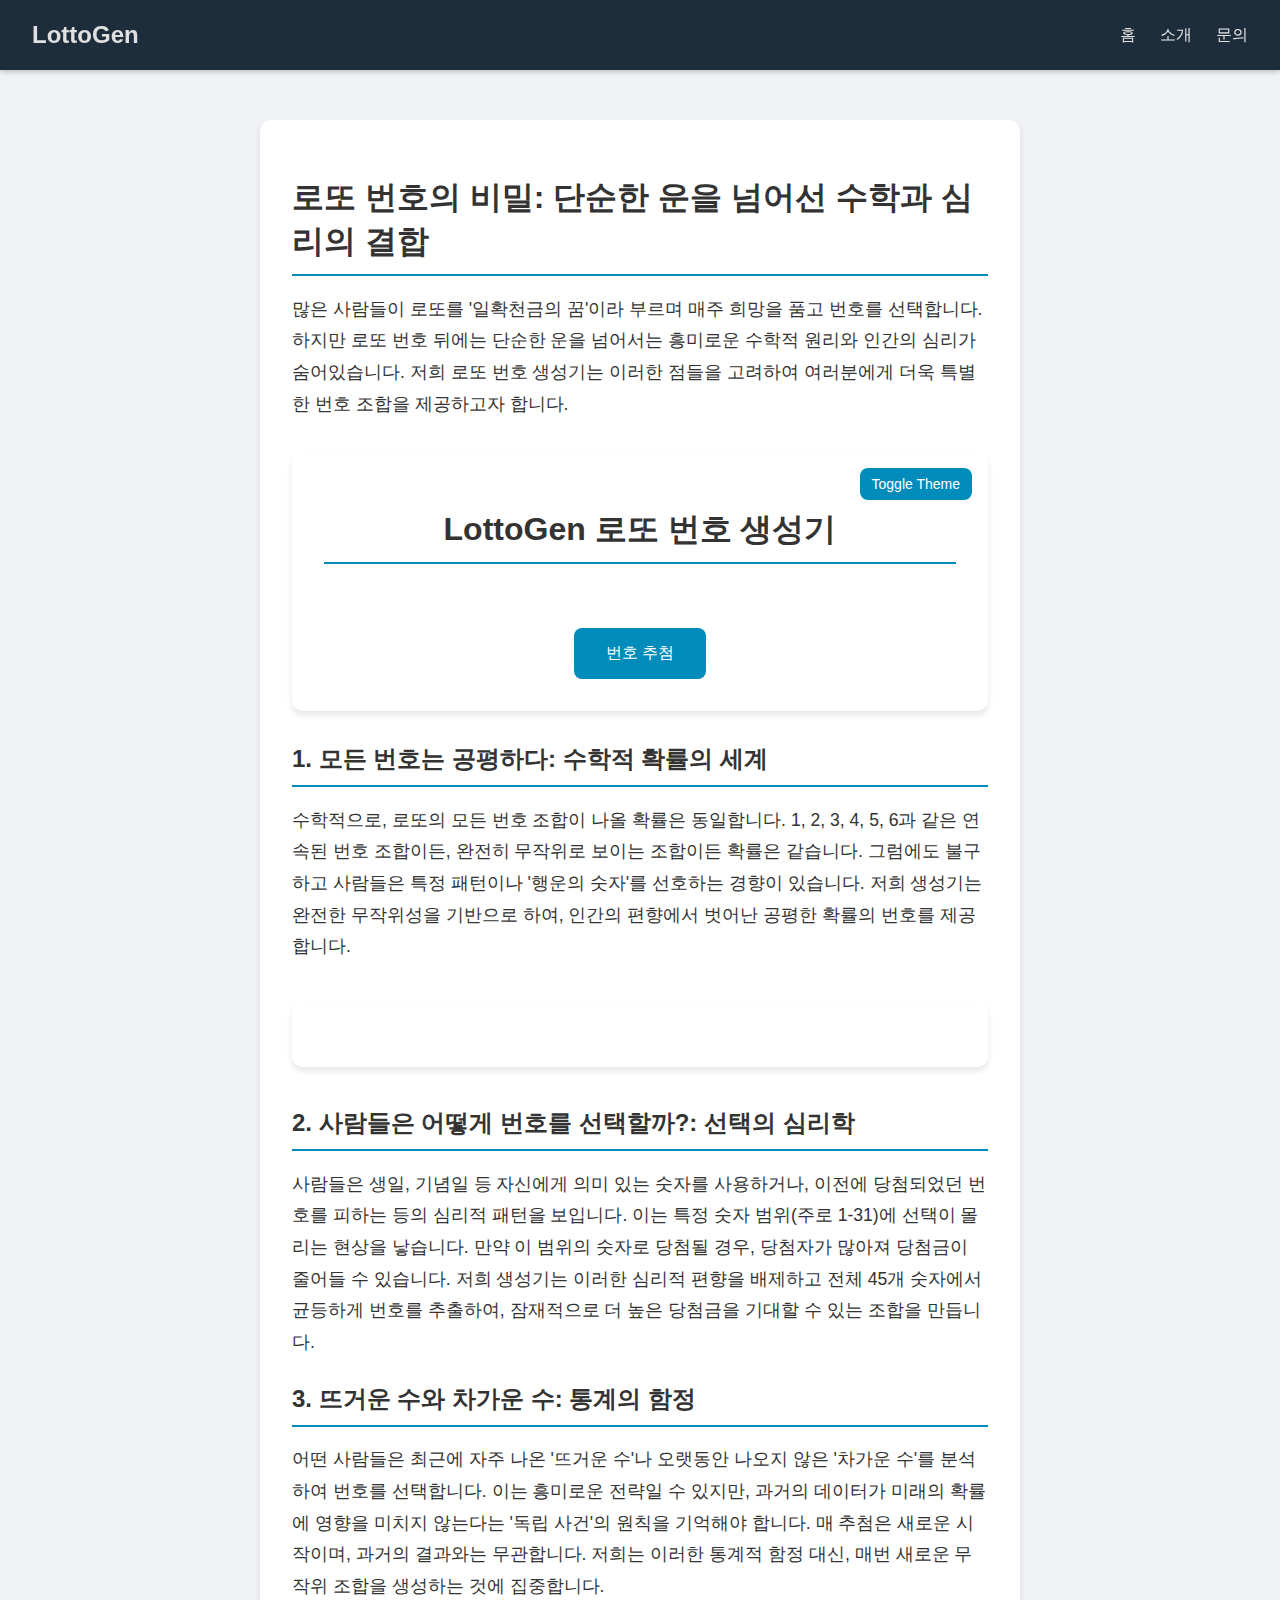
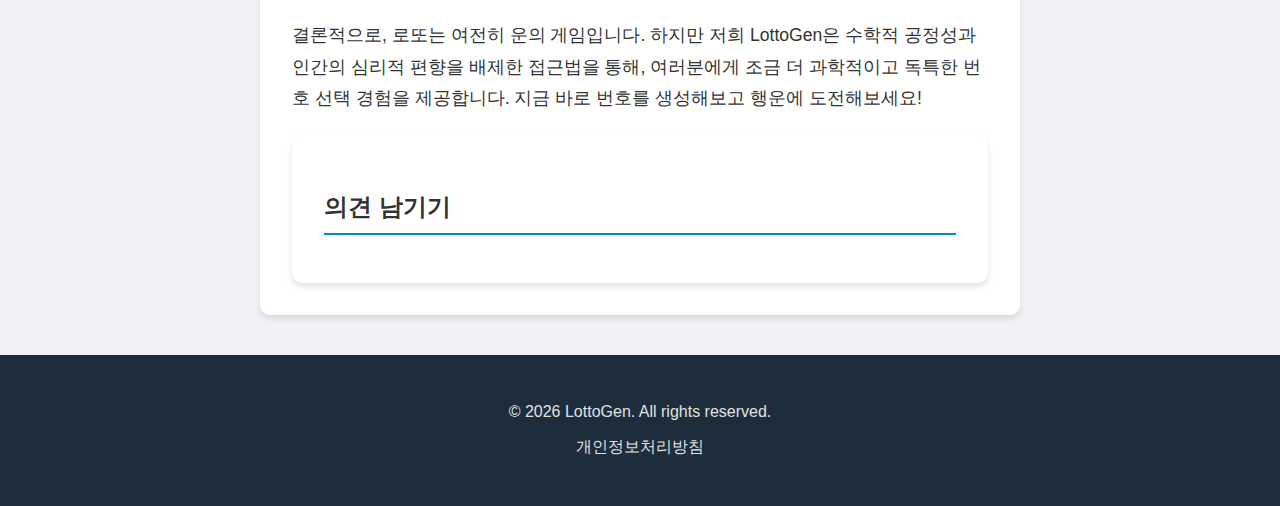
<file: index.html>
<!DOCTYPE html>
<html lang="ko">
<head>
    <meta charset="UTF-8">
    <meta name="viewport" content="width=device-width, initial-scale=1.0">
    <title>LottoGen - 로또 번호 생성기 및 분석</title>
    <meta name="google-adsense-account" content="ca-pub-5094944486692876">
    <link rel="stylesheet" href="style.css">
    <script async src="https://pagead2.googlesyndication.com/pagead/js/adsbygoogle.js?client=ca-pub-5094944486692876"
     crossorigin="anonymous"></script>
</head>
<body>
    <header class="site-header">
    <div class="logo">
        <a href="index.html">LottoGen</a>
    </div>
    <nav class="main-nav">
        <ul>
            <li><a href="index.html">홈</a></li>
            <li><a href="about.html">소개</a></li>
            <li><a href="contact.html">문의</a></li>
        </ul>
    </nav>
</header>

    <div class="main-content">
        <article class="content-article">
            <h1>로또 번호의 비밀: 단순한 운을 넘어선 수학과 심리의 결합</h1>
            <p>많은 사람들이 로또를 '일확천금의 꿈'이라 부르며 매주 희망을 품고 번호를 선택합니다. 하지만 로또 번호 뒤에는 단순한 운을 넘어서는 흥미로운 수학적 원리와 인간의 심리가 숨어있습니다. 저희 로또 번호 생성기는 이러한 점들을 고려하여 여러분에게 더욱 특별한 번호 조합을 제공하고자 합니다.</p>

            <div class="container lotto-generator">
                <button id="theme-toggle">Toggle Theme</button>
                <h1>LottoGen 로또 번호 생성기</h1>
                <div class="lotto-numbers"></div>
                <button class="draw-button">번호 추첨</button>
            </div>

            <h2>1. 모든 번호는 공평하다: 수학적 확률의 세계</h2>
            <p>수학적으로, 로또의 모든 번호 조합이 나올 확률은 동일합니다. 1, 2, 3, 4, 5, 6과 같은 연속된 번호 조합이든, 완전히 무작위로 보이는 조합이든 확률은 같습니다. 그럼에도 불구하고 사람들은 특정 패턴이나 '행운의 숫자'를 선호하는 경향이 있습니다. 저희 생성기는 완전한 무작위성을 기반으로 하여, 인간의 편향에서 벗어난 공평한 확률의 번호를 제공합니다.</p>
            
            <!-- AdSense Ad Unit Placeholder -->
            <section class="ads-section" style="text-align: center; margin: 40px 0;">
                <ins class="adsbygoogle"
                     style="display:block"
                     data-ad-client="ca-pub-5094944486692876"
                     data-ad-slot="YOUR_AD_SLOT_ID_1"
                     data-ad-format="auto"
                     data-full-width-responsive="true"></ins>
                <script>
                     (adsbygoogle = window.adsbygoogle || []).push({});
                </script>
            </section>
            <!-- End AdSense Ad Unit Placeholder -->

            <h2>2. 사람들은 어떻게 번호를 선택할까?: 선택의 심리학</h2>
            <p>사람들은 생일, 기념일 등 자신에게 의미 있는 숫자를 사용하거나, 이전에 당첨되었던 번호를 피하는 등의 심리적 패턴을 보입니다. 이는 특정 숫자 범위(주로 1-31)에 선택이 몰리는 현상을 낳습니다. 만약 이 범위의 숫자로 당첨될 경우, 당첨자가 많아져 당첨금이 줄어들 수 있습니다. 저희 생성기는 이러한 심리적 편향을 배제하고 전체 45개 숫자에서 균등하게 번호를 추출하여, 잠재적으로 더 높은 당첨금을 기대할 수 있는 조합을 만듭니다.</p>

            <h2>3. 뜨거운 수와 차가운 수: 통계의 함정</h2>
            <p>어떤 사람들은 최근에 자주 나온 '뜨거운 수'나 오랫동안 나오지 않은 '차가운 수'를 분석하여 번호를 선택합니다. 이는 흥미로운 전략일 수 있지만, 과거의 데이터가 미래의 확률에 영향을 미치지 않는다는 '독립 사건'의 원칙을 기억해야 합니다. 매 추첨은 새로운 시작이며, 과거의 결과와는 무관합니다. 저희는 이러한 통계적 함정 대신, 매번 새로운 무작위 조합을 생성하는 것에 집중합니다.</p>

            <p>결론적으로, 로또는 여전히 운의 게임입니다. 하지만 저희 LottoGen은 수학적 공정성과 인간의 심리적 편향을 배제한 접근법을 통해, 여러분에게 조금 더 과학적이고 독특한 번호 선택 경험을 제공합니다. 지금 바로 번호를 생성해보고 행운에 도전해보세요!</p>

            <section class="disqus-section">
                <h2>의견 남기기</h2>
                <div id="disqus_thread"></div>
            </section>
        </article>
    </div>

    <footer class="site-footer">
    <p>&copy; 2026 LottoGen. All rights reserved.</p>
    <nav class="footer-nav">
        <ul>
            <li><a href="privacy.html">개인정보처리방침</a></li>
        </ul>
    </nav>
</footer>

    <script src="main.js"></script>
    <script>
        (function() { // Disqus script
        var d = document, s = d.createElement('script');
        s.src = 'https://builder-3.disqus.com/embed.js';
        s.setAttribute('data-timestamp', +new Date());
        (d.head || d.body).appendChild(s);
        })();
    </script>
    <noscript>Please enable JavaScript to view the <a href="https://disqus.com/?ref_noscript">comments powered by Disqus.</a></noscript>
</body>
</html>
</file>
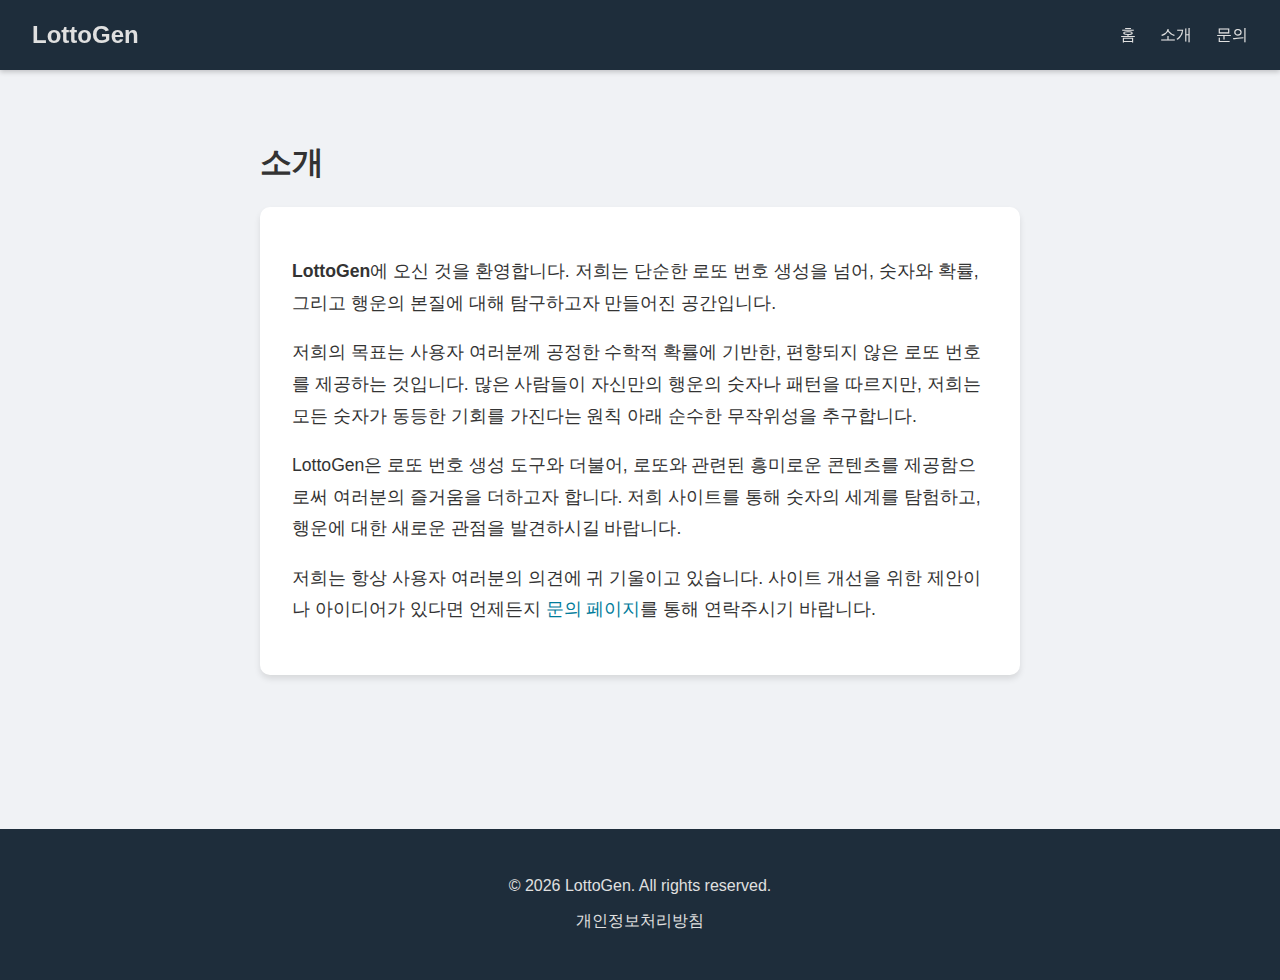
<file: about.html>
<!DOCTYPE html>
<html lang="ko">
<head>
    <meta charset="UTF-8">
    <meta name="viewport" content="width=device-width, initial-scale=1.0">
    <title>About Us - LottoGen</title>
    <link rel="stylesheet" href="style.css">
</head>
<body>
    <header class="site-header">
    <div class="logo">
        <a href="index.html">LottoGen</a>
    </div>
    <nav class="main-nav">
        <ul>
            <li><a href="index.html">홈</a></li>
            <li><a href="about.html">소개</a></li>
            <li><a href="contact.html">문의</a></li>
        </ul>
    </nav>
</header>
    <div class="main-content">
        <h1>소개</h1>
        <article class="content-article">
            <p><strong>LottoGen</strong>에 오신 것을 환영합니다. 저희는 단순한 로또 번호 생성을 넘어, 숫자와 확률, 그리고 행운의 본질에 대해 탐구하고자 만들어진 공간입니다.</p>
            <p>저희의 목표는 사용자 여러분께 공정한 수학적 확률에 기반한, 편향되지 않은 로또 번호를 제공하는 것입니다. 많은 사람들이 자신만의 행운의 숫자나 패턴을 따르지만, 저희는 모든 숫자가 동등한 기회를 가진다는 원칙 아래 순수한 무작위성을 추구합니다.</p>
            <p>LottoGen은 로또 번호 생성 도구와 더불어, 로또와 관련된 흥미로운 콘텐츠를 제공함으로써 여러분의 즐거움을 더하고자 합니다. 저희 사이트를 통해 숫자의 세계를 탐험하고, 행운에 대한 새로운 관점을 발견하시길 바랍니다.</p>
            <p>저희는 항상 사용자 여러분의 의견에 귀 기울이고 있습니다. 사이트 개선을 위한 제안이나 아이디어가 있다면 언제든지 <a href="contact.html">문의 페이지</a>를 통해 연락주시기 바랍니다.</p>
        </article>
    </div>
    <footer class="site-footer">
    <p>&copy; 2026 LottoGen. All rights reserved.</p>
    <nav class="footer-nav">
        <ul>
            <li><a href="privacy.html">개인정보처리방침</a></li>
        </ul>
    </nav>
</footer>
    <script src="main.js"></script>
</body>
</html>
</file>
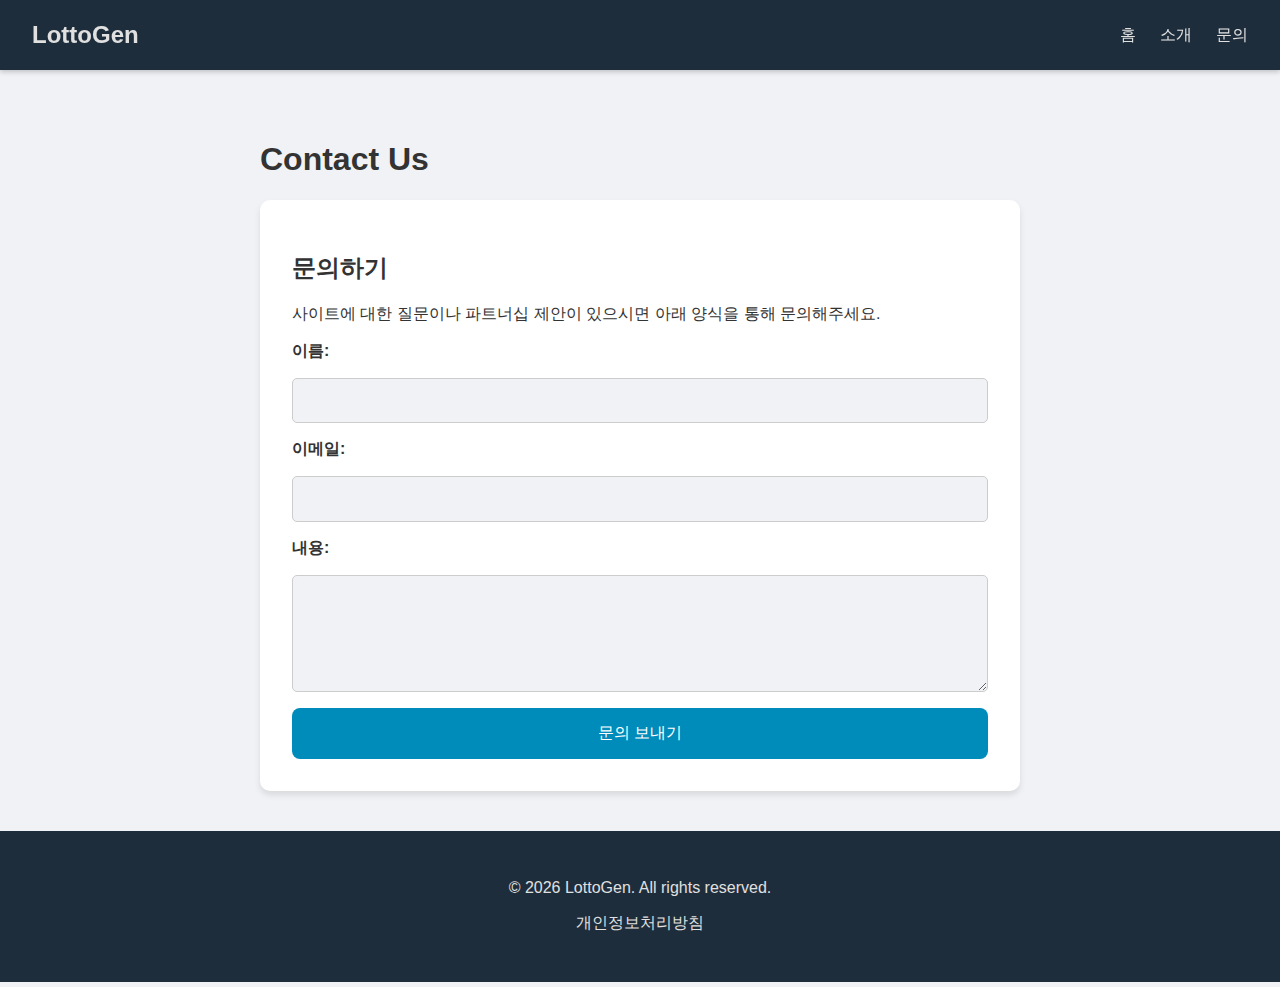
<file: contact.html>
<!DOCTYPE html>
<html lang="ko">
<head>
    <meta charset="UTF-8">
    <meta name="viewport" content="width=device-width, initial-scale=1.0">
    <title>Contact - LottoGen</title>
    <link rel="stylesheet" href="style.css">
</head>
<body>
    <header class="site-header">
    <div class="logo">
        <a href="index.html">LottoGen</a>
    </div>
    <nav class="main-nav">
        <ul>
            <li><a href="index.html">홈</a></li>
            <li><a href="about.html">소개</a></li>
            <li><a href="contact.html">문의</a></li>
        </ul>
    </nav>
</header>
    <div class="main-content">
        <h1>Contact Us</h1>
        <section class="contact-section">
            <h2>문의하기</h2>
            <p>사이트에 대한 질문이나 파트너십 제안이 있으시면 아래 양식을 통해 문의해주세요.</p>
            <form action="https://formspree.io/f/xdalzobj" method="POST">
                <label for="name">이름:</label>
                <input type="text" id="name" name="name" required>

                <label for="email">이메일:</label>
                <input type="email" id="email" name="email" required>

                <label for="message">내용:</label>
                <textarea id="message" name="message" rows="5" required></textarea>

                <button type="submit">문의 보내기</button>
            </form>
        </section>
    </div>
    <footer class="site-footer">
    <p>&copy; 2026 LottoGen. All rights reserved.</p>
    <nav class="footer-nav">
        <ul>
            <li><a href="privacy.html">개인정보처리방침</a></li>
        </ul>
    </nav>
</footer>
    <script src="main.js"></script>
</body>
</html>
</file>
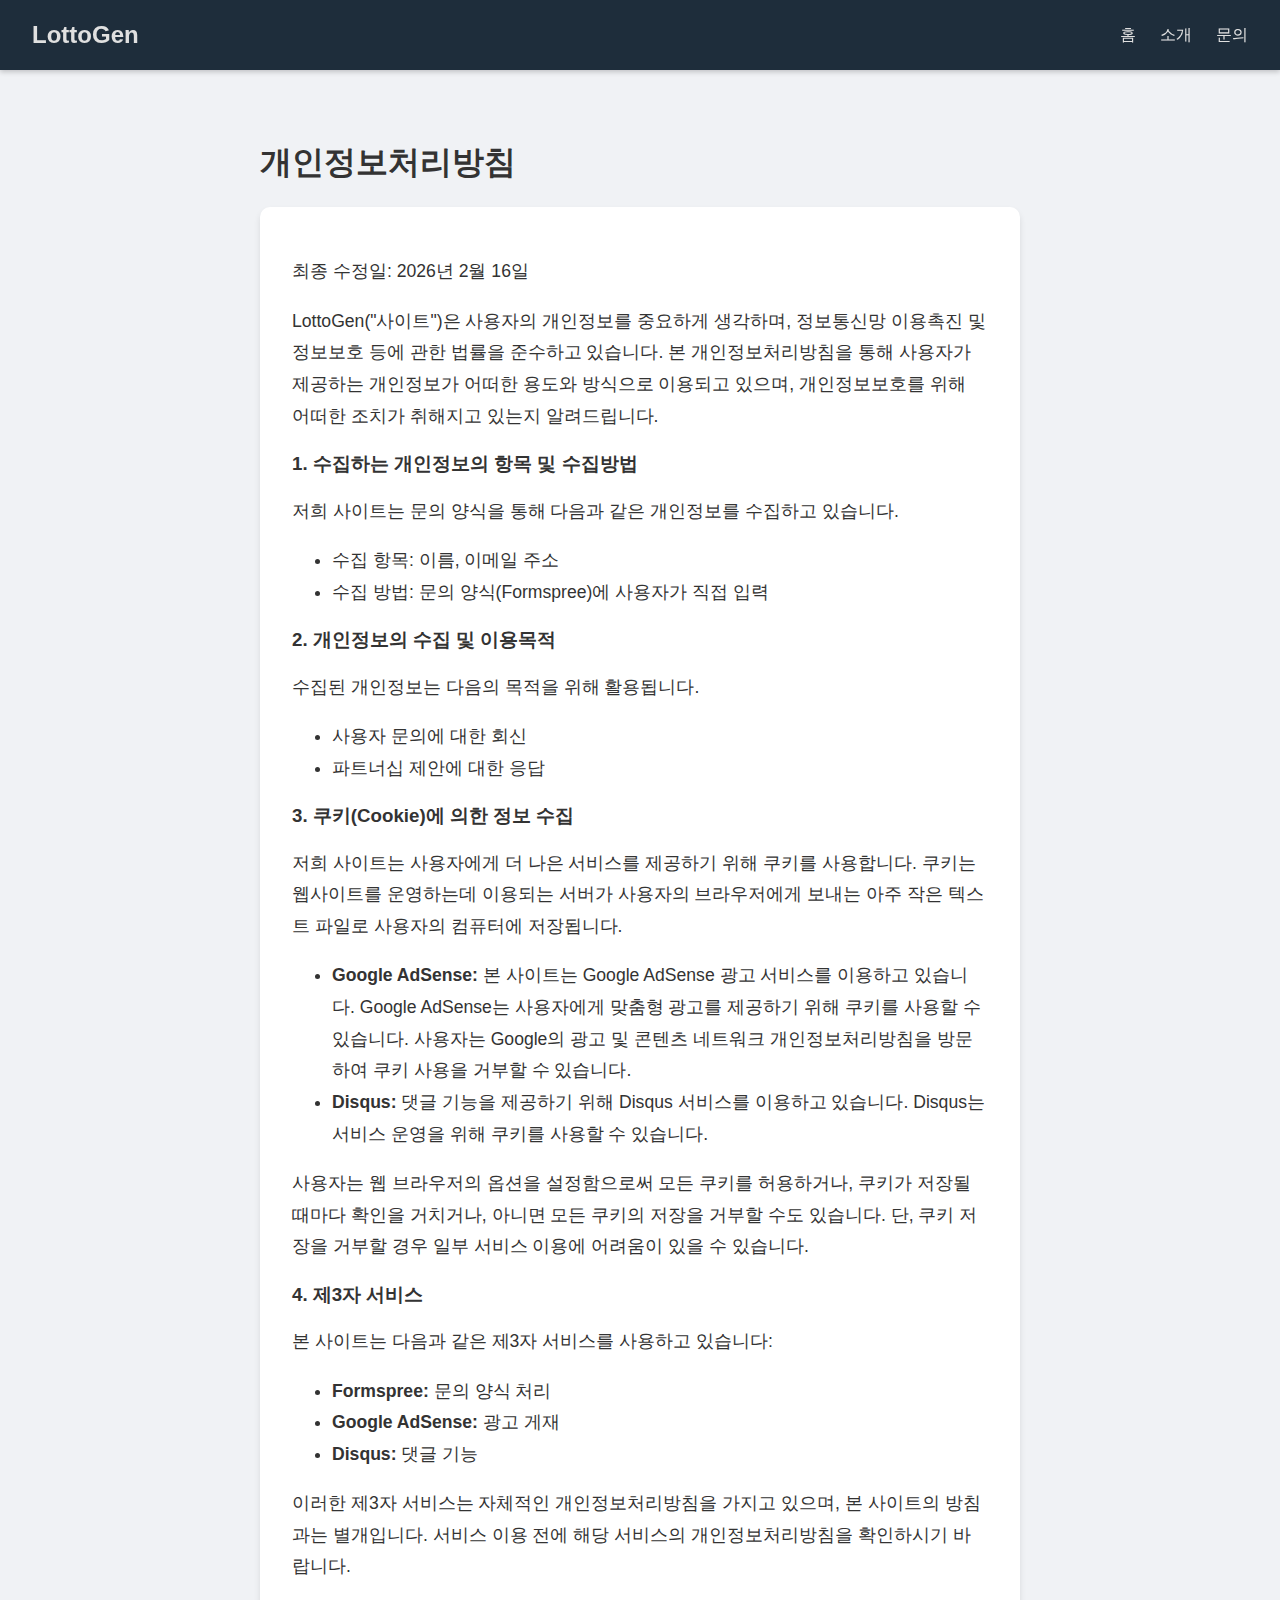
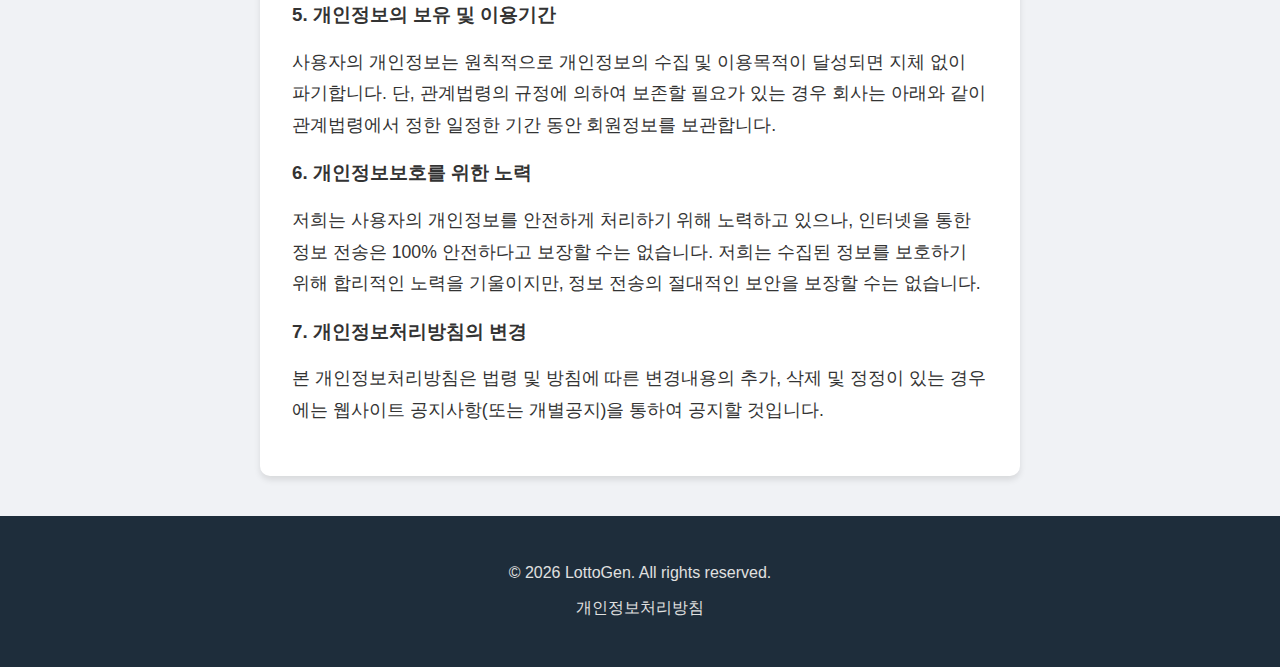
<file: privacy.html>
<!DOCTYPE html>
<html lang="ko">
<head>
    <meta charset="UTF-8">
    <meta name="viewport" content="width=device-width, initial-scale=1.0">
    <title>Privacy Policy - LottoGen</title>
    <link rel="stylesheet" href="style.css">
</head>
<body>
    <header class="site-header">
    <div class="logo">
        <a href="index.html">LottoGen</a>
    </div>
    <nav class="main-nav">
        <ul>
            <li><a href="index.html">홈</a></li>
            <li><a href="about.html">소개</a></li>
            <li><a href="contact.html">문의</a></li>
        </ul>
    </nav>
</header>
    <div class="main-content">
        <h1>개인정보처리방침</h1>
        <article class="content-article">
            <p>최종 수정일: 2026년 2월 16일</p>

            <p>LottoGen("사이트")은 사용자의 개인정보를 중요하게 생각하며, 정보통신망 이용촉진 및 정보보호 등에 관한 법률을 준수하고 있습니다. 본 개인정보처리방침을 통해 사용자가 제공하는 개인정보가 어떠한 용도와 방식으로 이용되고 있으며, 개인정보보호를 위해 어떠한 조치가 취해지고 있는지 알려드립니다.</p>

            <h3>1. 수집하는 개인정보의 항목 및 수집방법</h3>
            <p>저희 사이트는 문의 양식을 통해 다음과 같은 개인정보를 수집하고 있습니다.</p>
            <ul>
                <li>수집 항목: 이름, 이메일 주소</li>
                <li>수집 방법: 문의 양식(Formspree)에 사용자가 직접 입력</li>
            </ul>

            <h3>2. 개인정보의 수집 및 이용목적</h3>
            <p>수집된 개인정보는 다음의 목적을 위해 활용됩니다.</p>
            <ul>
                <li>사용자 문의에 대한 회신</li>
                <li>파트너십 제안에 대한 응답</li>
            </ul>

            <h3>3. 쿠키(Cookie)에 의한 정보 수집</h3>
            <p>저희 사이트는 사용자에게 더 나은 서비스를 제공하기 위해 쿠키를 사용합니다. 쿠키는 웹사이트를 운영하는데 이용되는 서버가 사용자의 브라우저에게 보내는 아주 작은 텍스트 파일로 사용자의 컴퓨터에 저장됩니다.</p>
            <ul>
                <li><strong>Google AdSense:</strong> 본 사이트는 Google AdSense 광고 서비스를 이용하고 있습니다. Google AdSense는 사용자에게 맞춤형 광고를 제공하기 위해 쿠키를 사용할 수 있습니다. 사용자는 Google의 광고 및 콘텐츠 네트워크 개인정보처리방침을 방문하여 쿠키 사용을 거부할 수 있습니다.</li>
                <li><strong>Disqus:</strong> 댓글 기능을 제공하기 위해 Disqus 서비스를 이용하고 있습니다. Disqus는 서비스 운영을 위해 쿠키를 사용할 수 있습니다.</li>
            </ul>
            <p>사용자는 웹 브라우저의 옵션을 설정함으로써 모든 쿠키를 허용하거나, 쿠키가 저장될 때마다 확인을 거치거나, 아니면 모든 쿠키의 저장을 거부할 수도 있습니다. 단, 쿠키 저장을 거부할 경우 일부 서비스 이용에 어려움이 있을 수 있습니다.</p>

            <h3>4. 제3자 서비스</h3>
            <p>본 사이트는 다음과 같은 제3자 서비스를 사용하고 있습니다:</p>
            <ul>
                <li><strong>Formspree:</strong> 문의 양식 처리</li>
                <li><strong>Google AdSense:</strong> 광고 게재</li>
                <li><strong>Disqus:</strong> 댓글 기능</li>
            </ul>
            <p>이러한 제3자 서비스는 자체적인 개인정보처리방침을 가지고 있으며, 본 사이트의 방침과는 별개입니다. 서비스 이용 전에 해당 서비스의 개인정보처리방침을 확인하시기 바랍니다.</p>

            <h3>5. 개인정보의 보유 및 이용기간</h3>
            <p>사용자의 개인정보는 원칙적으로 개인정보의 수집 및 이용목적이 달성되면 지체 없이 파기합니다. 단, 관계법령의 규정에 의하여 보존할 필요가 있는 경우 회사는 아래와 같이 관계법령에서 정한 일정한 기간 동안 회원정보를 보관합니다.</p>

            <h3>6. 개인정보보호를 위한 노력</h3>
            <p>저희는 사용자의 개인정보를 안전하게 처리하기 위해 노력하고 있으나, 인터넷을 통한 정보 전송은 100% 안전하다고 보장할 수는 없습니다. 저희는 수집된 정보를 보호하기 위해 합리적인 노력을 기울이지만, 정보 전송의 절대적인 보안을 보장할 수는 없습니다.</p>

            <h3>7. 개인정보처리방침의 변경</h3>
            <p>본 개인정보처리방침은 법령 및 방침에 따른 변경내용의 추가, 삭제 및 정정이 있는 경우에는 웹사이트 공지사항(또는 개별공지)을 통하여 공지할 것입니다.</p>
        </article>
    </div>
    <footer class="site-footer">
    <p>&copy; 2026 LottoGen. All rights reserved.</p>
    <nav class="footer-nav">
        <ul>
            <li><a href="privacy.html">개인정보처리방침</a></li>
        </ul>
    </nav>
</footer>
    <script src="main.js"></script>
</body>
</html>
</file>
<file: style.css>
/* --- Base and Theme Variables --- */
:root {
    --background-color: #f0f2f5;
    --container-background: white;
    --text-color: #333;
    --link-color: #007B9A;
    --button-background: #008CBA;
    --button-hover-background: #007B9A;
    --lotto-number-background: #4CAF50;
    --lotto-number-text: white;
    --input-border-color: #ccc;
    --header-footer-background: #1e2d3b;
    --header-footer-text: #e0e0e0;
}

body[data-theme="dark"] {
    --background-color: #121212;
    --container-background: #1e1e1e;
    --text-color: #e0e0e0;
    --link-color: #63d3ff;
    --button-background: #007B9A;
    --button-hover-background: #005f79;
    --lotto-number-background: #388E3C;
    --input-border-color: #555;
    --header-footer-background: #121212;
}

/* --- General Body and Layout --- */
body {
    font-family: 'Arial', sans-serif;
    background-color: var(--background-color);
    color: var(--text-color);
    margin: 0;
    padding-top: 80px; /* Space for fixed header */
    transition: background-color 0.3s, color 0.3s;
    display: flex;
    flex-direction: column;
    min-height: 100vh;
}

.main-content {
    flex: 1;
    width: 100%;
    max-width: 800px;
    margin: 20px auto;
    padding: 20px;
    box-sizing: border-box;
}

/* --- Header and Navigation --- */
.site-header {
    background-color: var(--header-footer-background);
    color: var(--header-footer-text);
    padding: 0 2rem;
    display: flex;
    justify-content: space-between;
    align-items: center;
    position: fixed;
    top: 0;
    left: 0;
    right: 0;
    height: 70px;
    z-index: 1000;
    box-shadow: 0 2px 5px rgba(0,0,0,0.2);
}

.site-header .logo a {
    color: var(--header-footer-text);
    font-size: 1.5rem;
    font-weight: bold;
    text-decoration: none;
}

.site-header .main-nav ul {
    margin: 0;
    padding: 0;
    list-style: none;
    display: flex;
    gap: 1.5rem;
}

.site-header .main-nav a {
    color: var(--header-footer-text);
    text-decoration: none;
    font-size: 1rem;
    transition: color 0.3s;
}

.site-header .main-nav a:hover {
    color: var(--link-color);
}

/* --- Content and Articles --- */
.content-article {
    background: var(--container-background);
    padding: 2rem;
    border-radius: 10px;
    box-shadow: 0 4px 6px rgba(0, 0, 0, 0.1);
}

.content-article h1, .content-article h2 {
    color: var(--text-color);
    border-bottom: 2px solid var(--button-background);
    padding-bottom: 10px;
    margin-top: 1.5rem;
    margin-bottom: 1rem;
}

.content-article p, .content-article li {
    line-height: 1.8;
    font-size: 1.1rem;
}

.content-article a {
    color: var(--link-color);
    text-decoration: none;
}
.content-article a:hover {
    text-decoration: underline;
}

/* --- Lotto Generator Specific --- */
.lotto-generator {
    text-align: center;
    background: var(--container-background);
    padding: 2rem;
    border-radius: 10px;
    box-shadow: 0 4px 6px rgba(0, 0, 0, 0.1);
    position: relative;
    margin: 2rem 0;
}

#theme-toggle {
    position: absolute;
    top: 1rem;
    right: 1rem;
    background-color: var(--button-background);
    color: var(--lotto-number-text);
    border: none;
    padding: 8px 12px;
    cursor: pointer;
    border-radius: 8px;
    font-size: 14px;
}

.lotto-numbers {
    display: flex;
    justify-content: center;
    gap: 10px;
    margin: 2rem 0;
}

.lotto-number {
    width: 50px;
    height: 50px;
    border-radius: 50%;
    background-color: var(--lotto-number-background);
    color: white;
    display: flex;
    justify-content: center;
    align-items: center;
    font-size: 1.5rem;
    font-weight: bold;
    transition: transform 0.5s ease;
}

.draw-button {
    background-color: var(--button-background);
    color: white;
    border: none;
    padding: 15px 32px;
    text-align: center;
    font-size: 16px;
    cursor: pointer;
    border-radius: 8px;
    transition: background-color 0.3s ease;
}

.draw-button:hover {
    background-color: var(--button-hover-background);
}

/* --- Contact Form, Disqus, Ads --- */
.contact-section, .disqus-section, .ads-section {
    background: var(--container-background);
    padding: 2rem;
    border-radius: 10px;
    box-shadow: 0 4px 6px rgba(0, 0, 0, 0.1);
    margin-top: 20px;
}

.contact-section form {
    display: flex;
    flex-direction: column;
    gap: 1rem;
}

.contact-section label {
    font-weight: bold;
}

.contact-section input, .contact-section textarea {
    padding: 0.8rem;
    border: 1px solid var(--input-border-color);
    border-radius: 5px;
    font-size: 1rem;
    background-color: var(--background-color);
    color: var(--text-color);
}

.contact-section button {
    background-color: var(--button-background);
    color: white;
    border: none;
    padding: 15px 32px;
    font-size: 16px;
    cursor: pointer;
    border-radius: 8px;
    transition: background-color 0.3s ease;
}

.contact-section button:hover {
    background-color: var(--button-hover-background);
}


/* --- Footer --- */
.site-footer {
    background-color: var(--header-footer-background);
    color: var(--header-footer-text);
    padding: 2rem;
    text-align: center;
    margin-top: auto;
}

.site-footer .footer-nav ul {
    padding: 0;
    list-style: none;
    display: flex;
    justify-content: center;
    gap: 1.5rem;
    margin-top: 10px;
}

.site-footer a {
    color: var(--header-footer-text);
    text-decoration: none;
}
.site-footer a:hover {
    color: var(--link-color);
}
</file>
